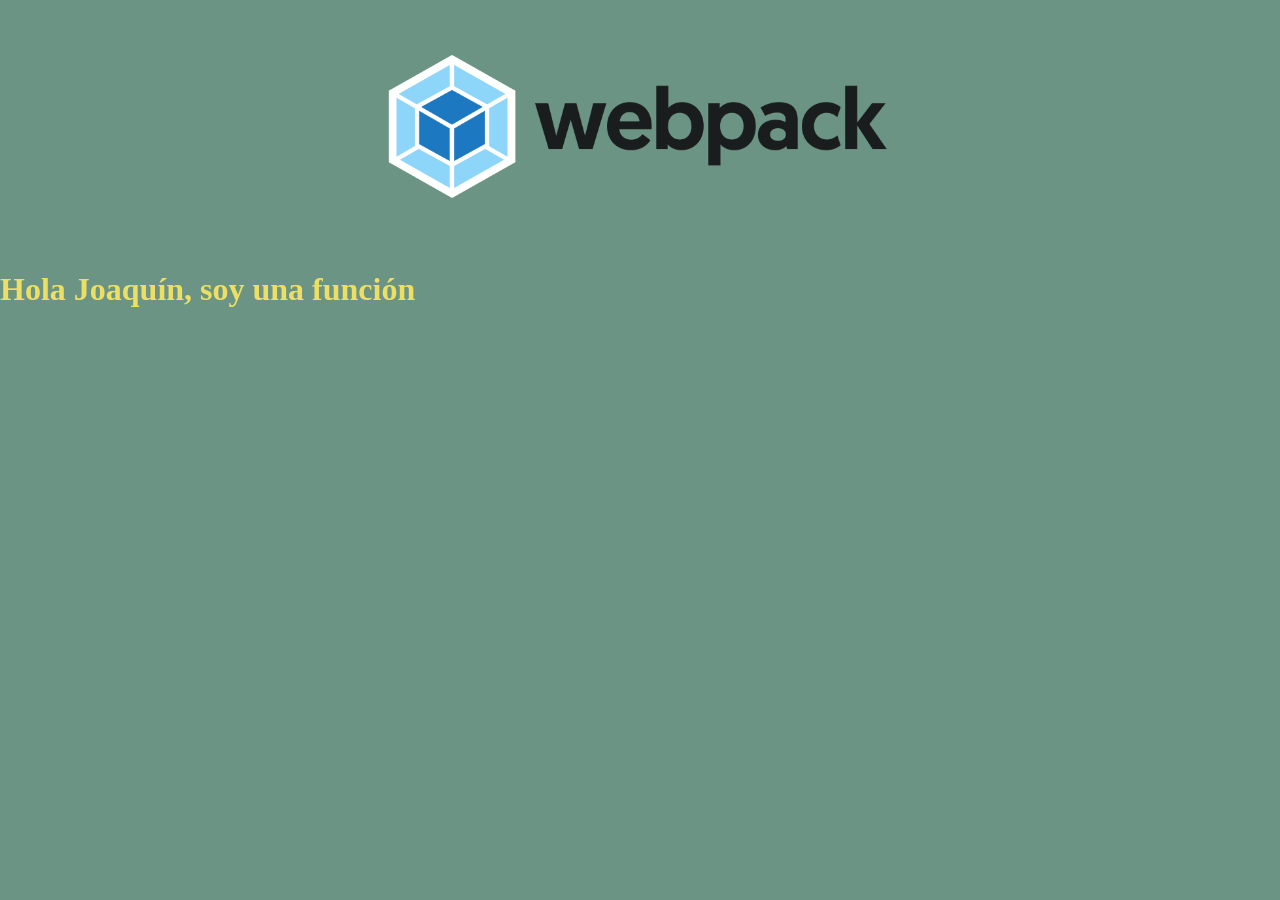
<file: docs/index.html>
<!doctype html><html lang="en"><head><meta charset="UTF-8"><meta http-equiv="X-UA-Compatible" content="IE=edge"><meta name="viewport" content="width=device-width,initial-scale=1"><title>Webpack</title><script defer="defer" src="main.bc6b96baef7b39b3a7d7.js"></script><link href="main.430c6c3fdffe0a72917a.css" rel="stylesheet"></head><body><img src="assets/img/logo-webpack.png" alt="Imagen de Webpack"></body></html>
</file>
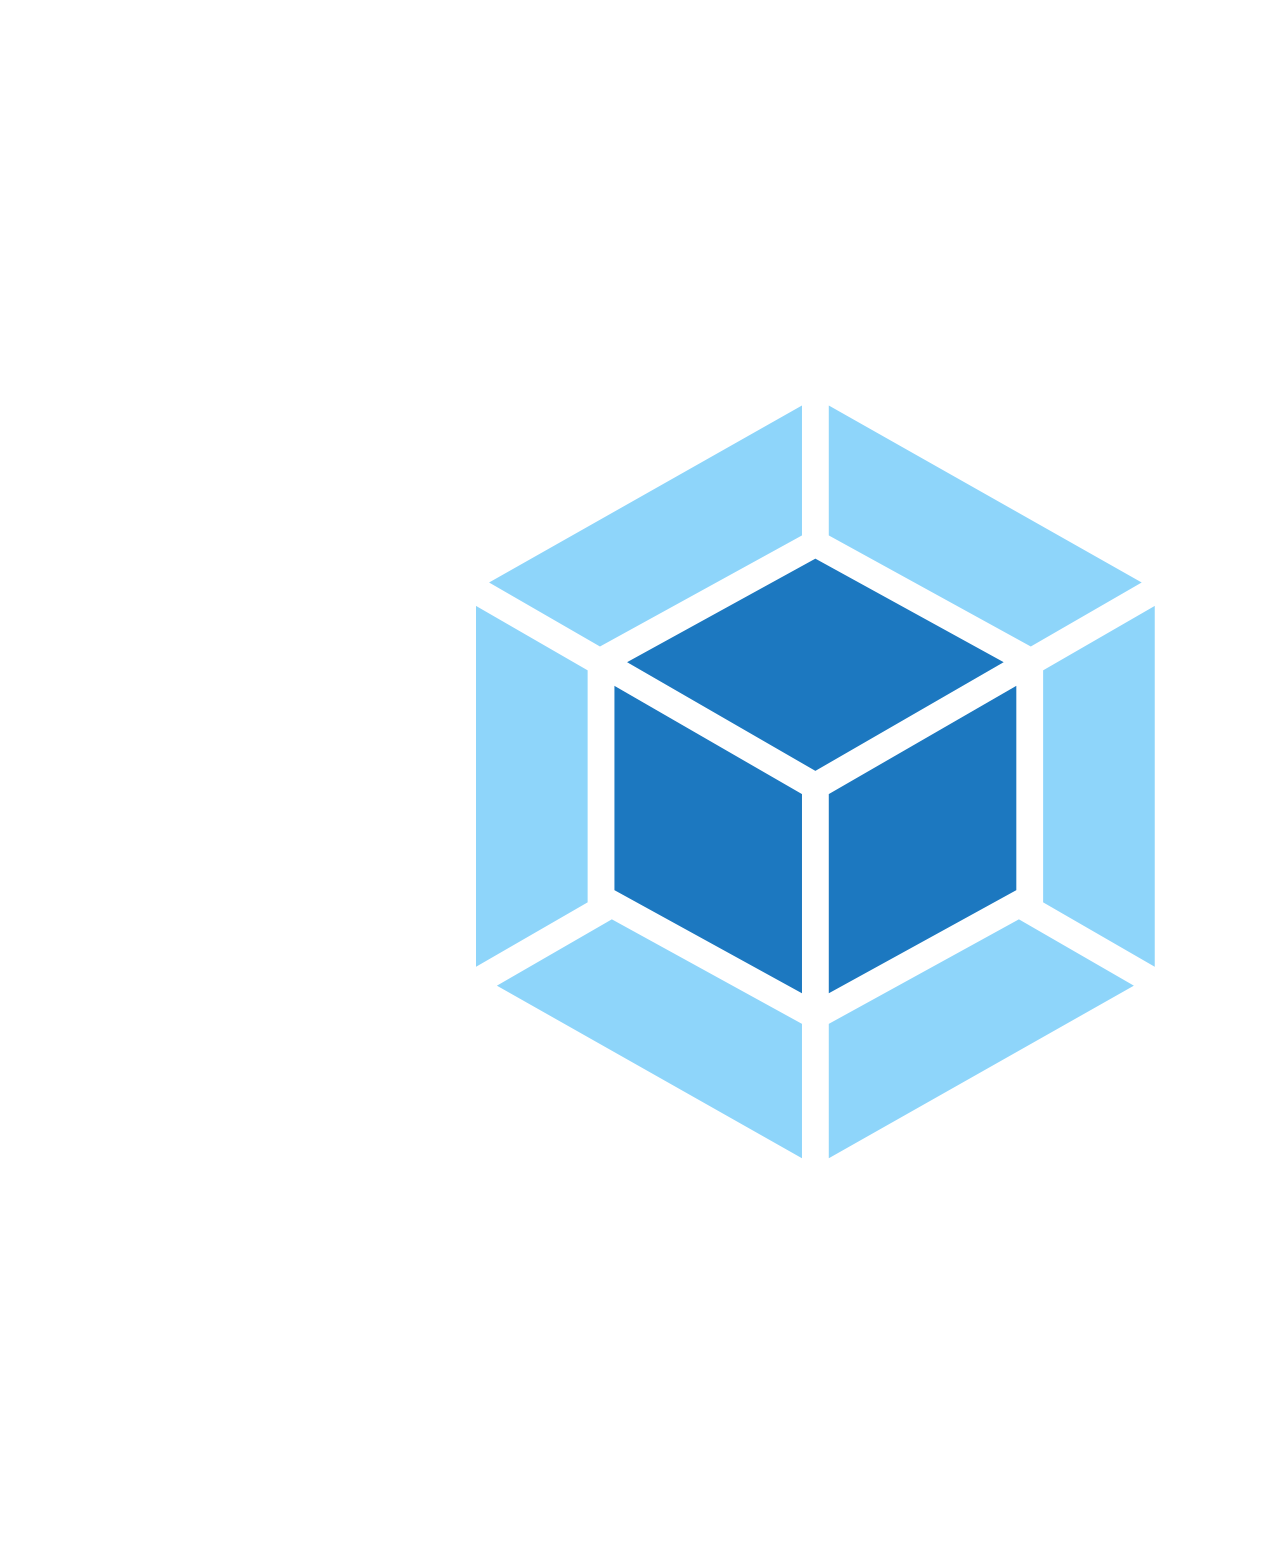
<file: src/index.html>
<!DOCTYPE html>
<html lang="en">
<head>
    <meta charset="UTF-8">
    <meta http-equiv="X-UA-Compatible" content="IE=edge">
    <meta name="viewport" content="width=device-width, initial-scale=1.0">
    <title>Webpack</title>
</head>
<body>
<!-- Comentario -->
<!-- Comentario -->
<!-- Comentario -->
<img src="assets/img/logo-webpack.png" alt="Imagen de Webpack">
    
</body>
</html>
</file>
<file: docs/main.430c6c3fdffe0a72917a.css>
body,html{background-color:#6b9484;margin:0}img{display:block;margin:0 auto;width:50%}
</file>
